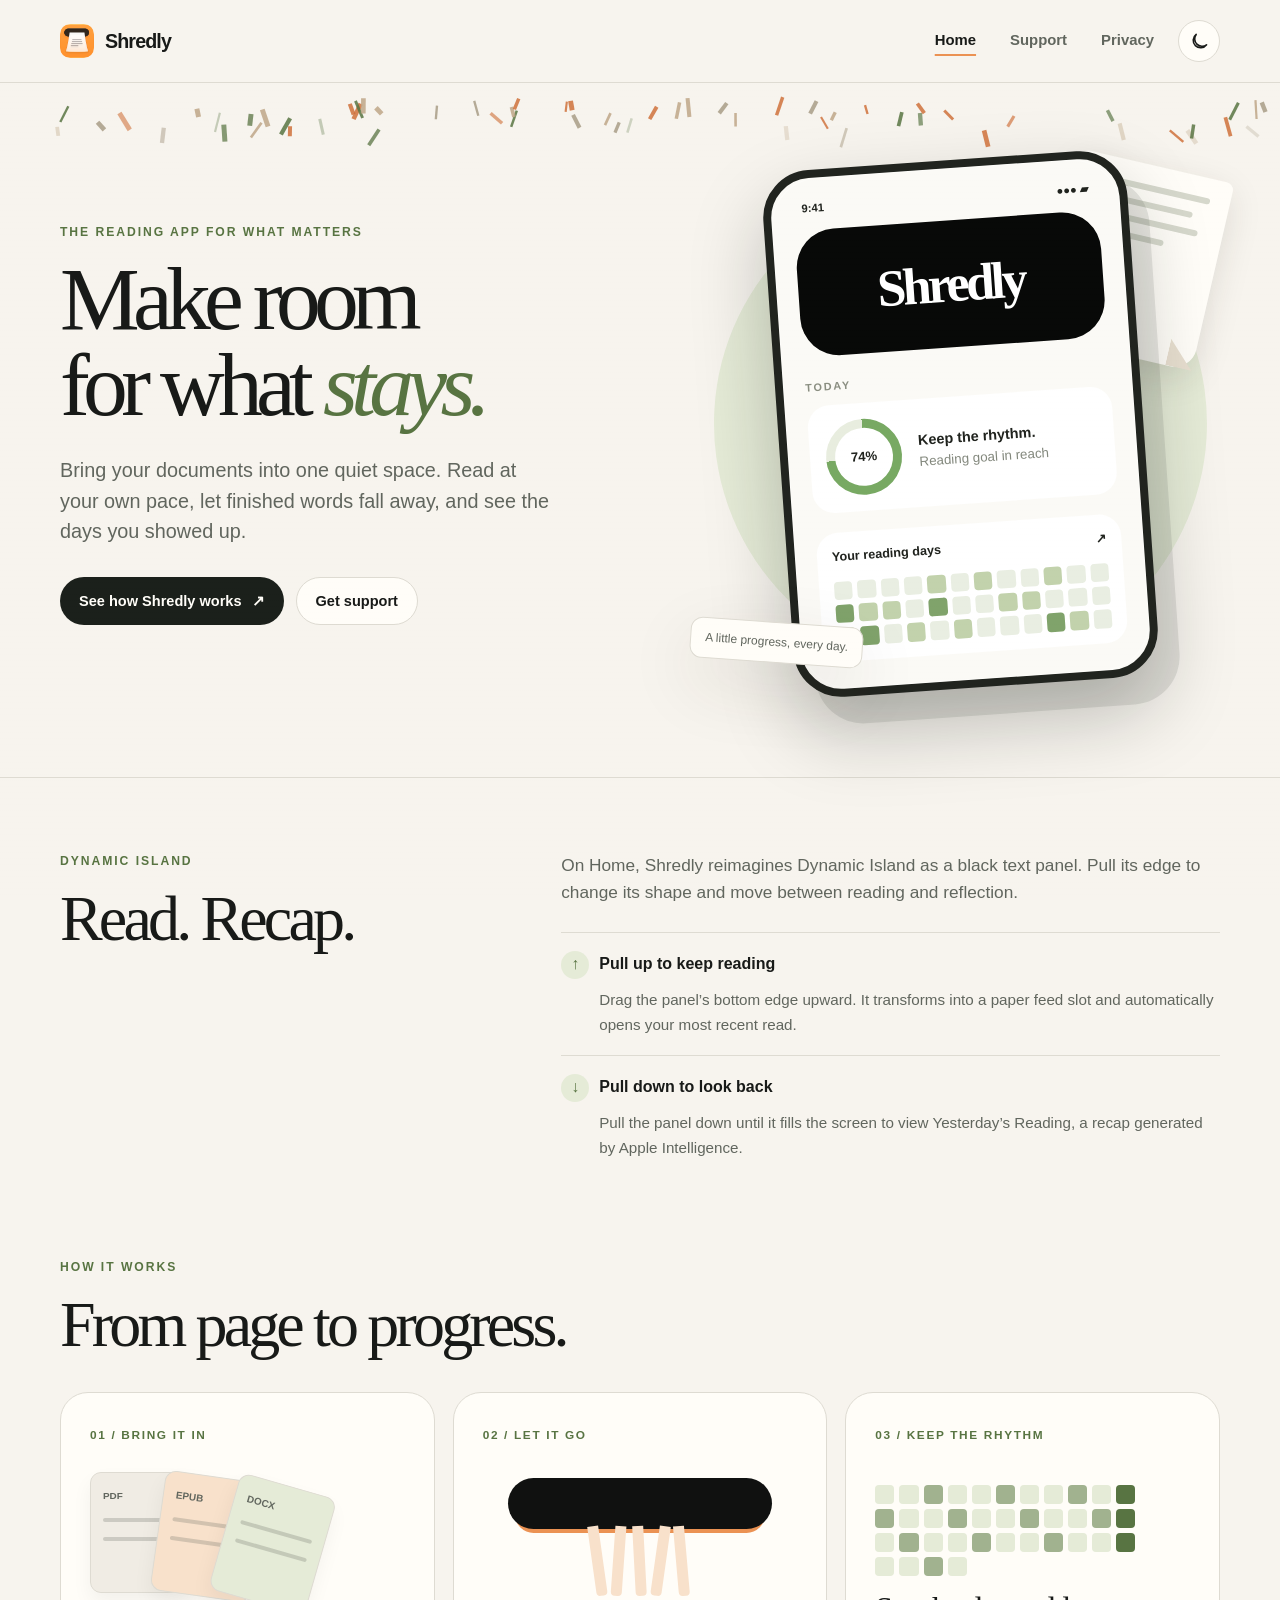
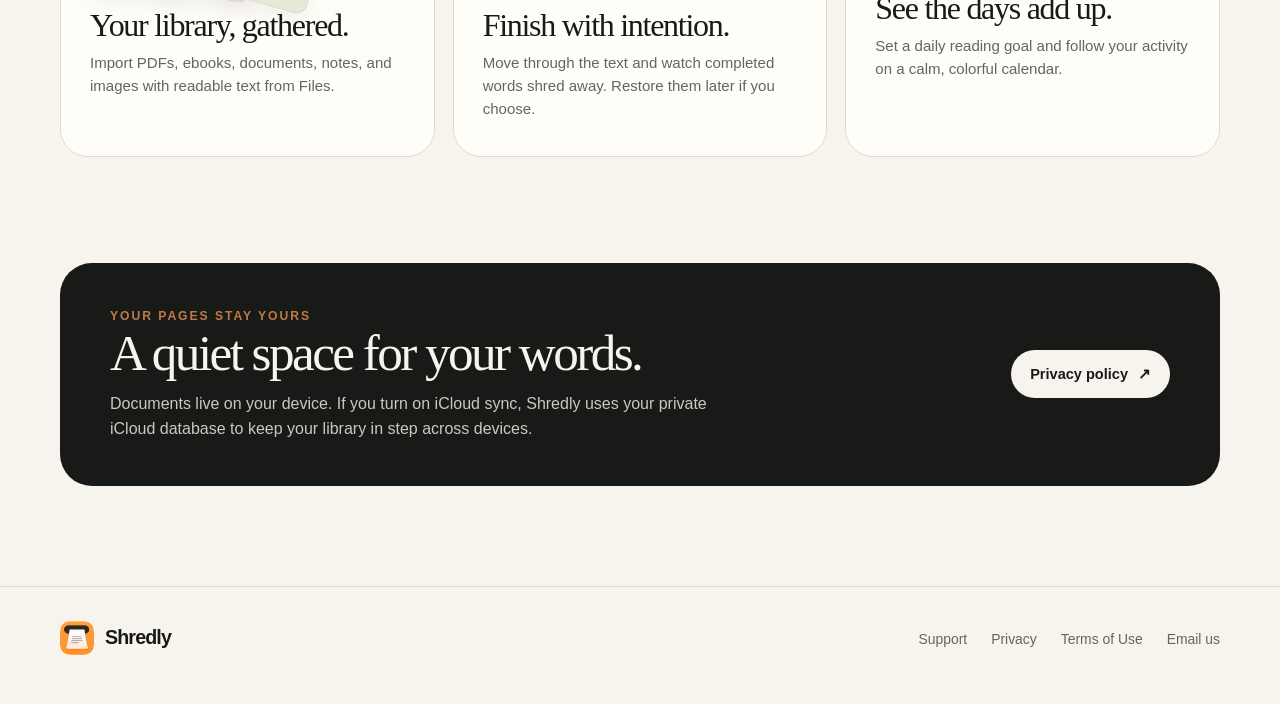
<file: index.html>
<!doctype html>
<html lang="en">
<head>
  <meta charset="utf-8">
  <meta name="viewport" content="width=device-width, initial-scale=1">
  <meta name="theme-color" content="#f7f4ee">
  <meta name="description" content="Shredly is a reading app for turning pages into progress. Import documents, read with intention, and keep a rhythm that lasts.">
  <link rel="canonical" href="https://missouryy.github.io/shredly-site/">
  <link rel="icon" href="./app-icon.png" type="image/png">
  <link rel="apple-touch-icon" href="./app-icon.png">
  <meta property="og:image" content="https://missouryy.github.io/shredly-site/app-icon.png">
  <link rel="stylesheet" href="./site.css?v=island-title-5">
  <script>try{const t=localStorage.getItem('shredly-site-theme');if(t==='light'||t==='dark')document.documentElement.dataset.theme=t}catch(_){}</script>
  <script src="./site.js?v=theme-paper-4" defer></script>
  <title>Shredly — Read with intention</title>
</head>
<body>
  <a class="skip-link" href="#main">Skip to content</a>
  <header class="site-header">
    <div class="container header-inner">
      <a class="brand" href="./" aria-label="Shredly home"><img src="./app-icon.png" alt="">Shredly</a>
      <nav class="site-nav" aria-label="Primary">
        <a href="./" aria-current="page">Home</a>
        <a href="./support.html">Support</a>
        <a href="./privacy.html">Privacy</a>
      </nav>
      <button class="theme-toggle" type="button" data-theme-toggle aria-label="Switch color mode">
        <svg class="moon" viewBox="0 0 24 24" aria-hidden="true"><path d="M20.1 15.8A8.5 8.5 0 0 1 8.2 3.9 8.5 8.5 0 1 0 20.1 15.8Z"/></svg>
        <svg class="sun" viewBox="0 0 24 24" aria-hidden="true"><circle cx="12" cy="12" r="4"/><path d="M12 2v2m0 16v2M4.9 4.9l1.4 1.4m11.4 11.4 1.4 1.4M2 12h2m16 0h2M4.9 19.1l1.4-1.4M17.7 6.3l1.4-1.4"/></svg>
      </button>
    </div>
  </header>

  <main id="main">
    <section class="container hero" aria-labelledby="hero-title">
      <div class="hero-copy">
        <p class="eyebrow">The reading app for what matters</p>
        <h1 id="hero-title">Make room<br>for what <em>stays.</em></h1>
        <p class="hero-lede">Bring your documents into one quiet space. Read at your own pace, let finished words fall away, and see the days you showed up.</p>
        <div class="button-row">
          <a class="button button-primary" href="#how-it-works">See how Shredly works <span aria-hidden="true">↗</span></a>
          <a class="button button-secondary" href="./support.html">Get support</a>
        </div>
      </div>
      <div class="hero-art" aria-label="Illustration of Shredly's reading interface" role="img">
        <div class="hero-orbit" aria-hidden="true"></div>
        <div class="paper-float" aria-hidden="true"><span></span><span></span><span></span><span></span></div>
        <div class="app-panel" aria-hidden="true">
          <div class="app-top"><span>9:41</span><span>●●● ▰</span></div>
          <div class="app-island">Shredly</div>
          <div class="app-label">Today</div>
          <div class="app-goal"><div class="goal-ring"></div><div><strong>Keep the rhythm.</strong><small>Reading goal in reach</small></div></div>
          <div class="app-calendar"><div class="calendar-head"><span>Your reading days</span><span>↗</span></div><div class="calendar-grid"><i></i><i></i><i></i><i></i><i></i><i></i><i></i><i></i><i></i><i></i><i></i><i></i><i></i><i></i><i></i><i></i><i></i><i></i><i></i><i></i><i></i><i></i><i></i><i></i><i></i><i></i><i></i><i></i><i></i><i></i><i></i><i></i><i></i><i></i><i></i><i></i></div></div>
        </div>
        <div class="art-caption">A little progress, every day.</div>
      </div>
    </section>

    <section class="section-rule" aria-labelledby="statement-title">
      <div class="container statement">
        <div><p class="eyebrow">Dynamic Island</p><h2 id="statement-title">Read. Recap.</h2></div>
        <div class="island-guide">
          <p class="island-intro">On Home, Shredly reimagines Dynamic Island as a black text panel. Pull its edge to change its shape and move between reading and reflection.</p>
          <dl class="island-gestures">
            <div><dt><span aria-hidden="true">↑</span> Pull up to keep reading</dt><dd>Drag the panel’s bottom edge upward. It transforms into a paper feed slot and automatically opens your most recent read.</dd></div>
            <div><dt><span aria-hidden="true">↓</span> Pull down to look back</dt><dd>Pull the panel down until it fills the screen to view Yesterday’s Reading, a recap generated by Apple Intelligence.</dd></div>
          </dl>
        </div>
      </div>
    </section>

    <section class="container features" id="how-it-works" aria-labelledby="features-title">
      <div class="section-heading"><p class="eyebrow">How it works</p><h2 id="features-title">From page to progress.</h2></div>
      <div class="feature-grid">
        <article class="feature-card"><span class="feature-num">01 / BRING IT IN</span><div class="file-stack" aria-hidden="true"><span>PDF<b></b><b></b></span><span>EPUB<b></b><b></b></span><span>DOCX<b></b><b></b></span></div><h3>Your library, gathered.</h3><p>Import PDFs, ebooks, documents, notes, and images with readable text from Files.</p></article>
        <article class="feature-card"><span class="feature-num">02 / LET IT GO</span><div class="shred-art" aria-hidden="true"><div class="slot"></div><div class="strips"><i style="--angle:-8deg"></i><i style="--angle:4deg"></i><i style="--angle:-3deg"></i><i style="--angle:8deg"></i><i style="--angle:-5deg"></i></div></div><h3>Finish with intention.</h3><p>Move through the text and watch completed words shred away. Restore them later if you choose.</p></article>
        <article class="feature-card"><span class="feature-num">03 / KEEP THE RHYTHM</span><div class="mini-heatmap" aria-hidden="true"><i></i><i></i><i></i><i></i><i></i><i></i><i></i><i></i><i></i><i></i><i></i><i></i><i></i><i></i><i></i><i></i><i></i><i></i><i></i><i></i><i></i><i></i><i></i><i></i><i></i><i></i><i></i><i></i><i></i><i></i><i></i><i></i><i></i><i></i><i></i><i></i><i></i></div><h3>See the days add up.</h3><p>Set a daily reading goal and follow your activity on a calm, colorful calendar.</p></article>
      </div>
    </section>

    <section class="container privacy-band" aria-labelledby="privacy-title">
      <div><p class="eyebrow">Your pages stay yours</p><h2 id="privacy-title">A quiet space for your words.</h2><p>Documents live on your device. If you turn on iCloud sync, Shredly uses your private iCloud database to keep your library in step across devices.</p></div>
      <a class="button" href="./privacy.html">Privacy policy <span aria-hidden="true">↗</span></a>
    </section>
  </main>

  <footer class="site-footer"><div class="container footer-inner"><div><a class="brand" href="./"><img src="./app-icon.png" alt="">Shredly</a></div><nav class="footer-links" aria-label="Footer"><a href="./support.html">Support</a><a href="./privacy.html">Privacy</a><a href="https://www.apple.com/legal/internet-services/itunes/dev/stdeula/" target="_blank" rel="noopener noreferrer">Terms of Use</a><a href="mailto:missouryy@icloud.com">Email us</a></nav></div></footer>
</body>
</html>
</file>
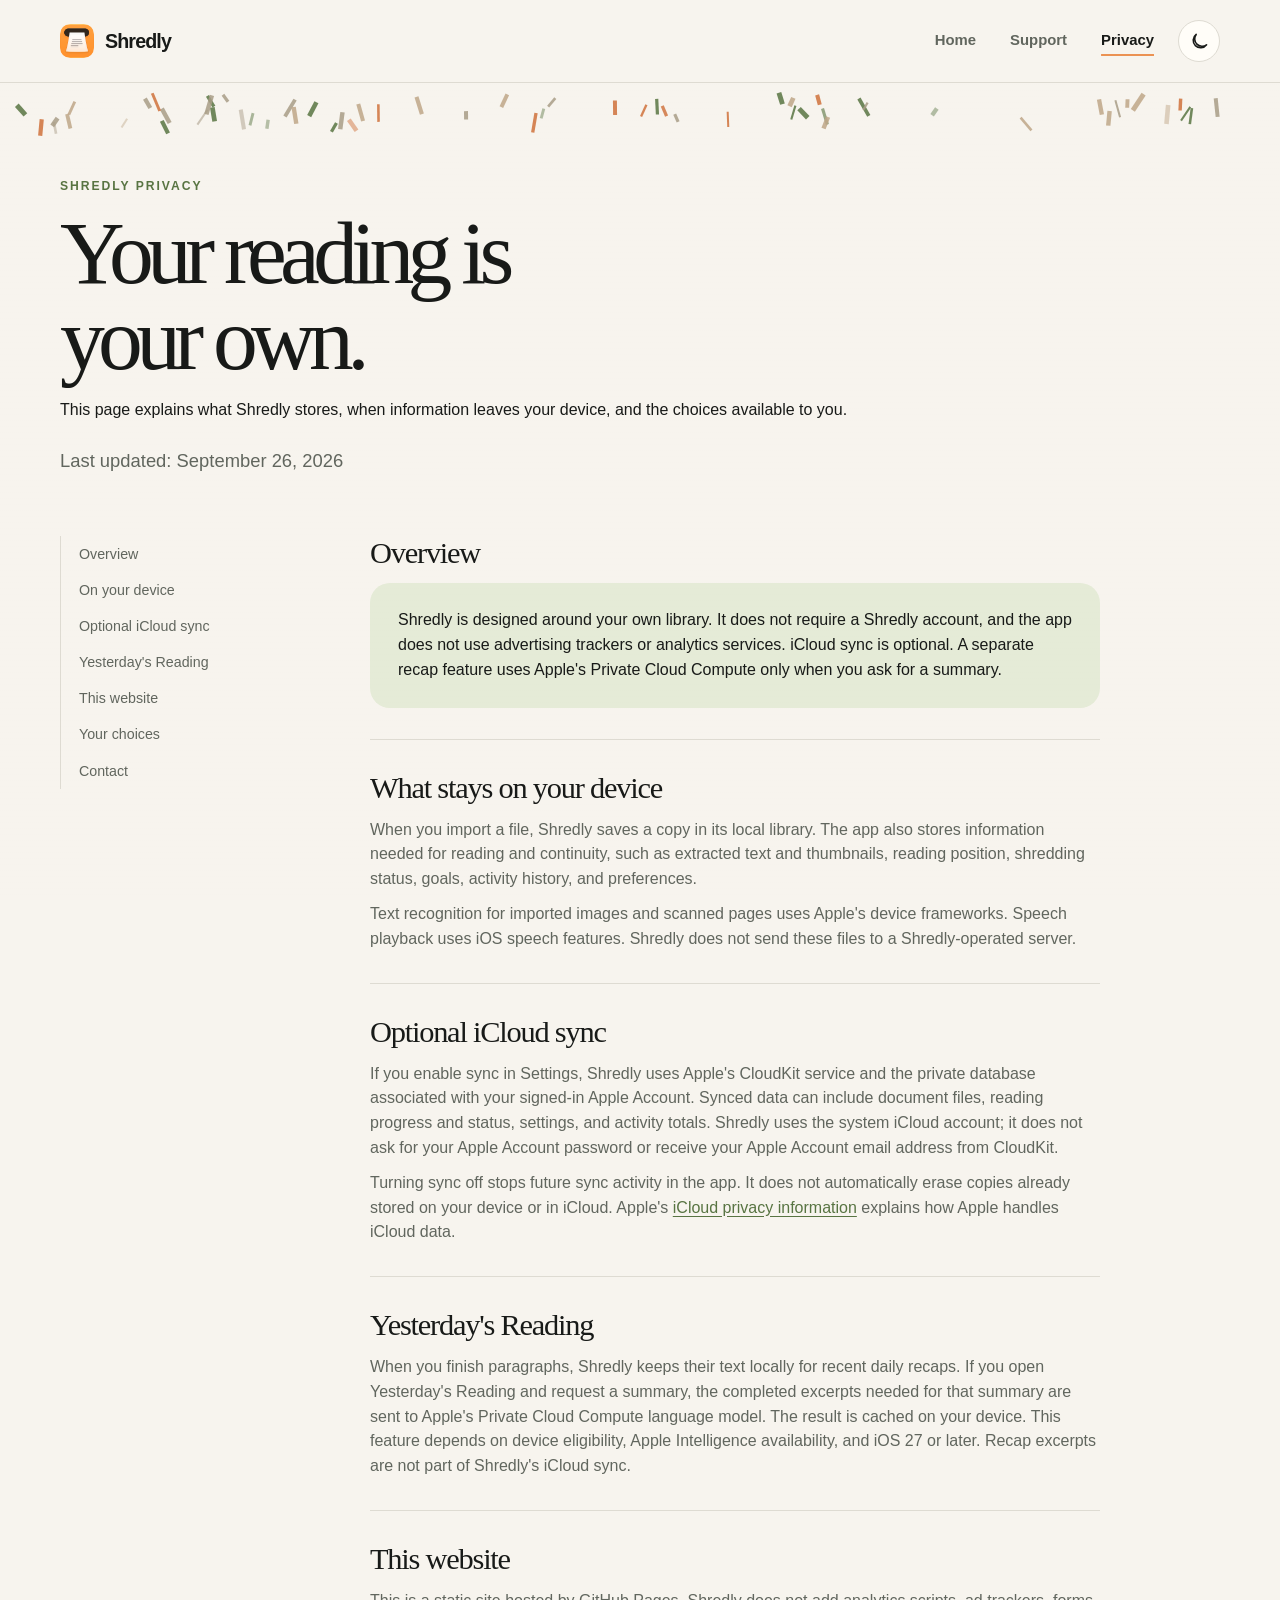
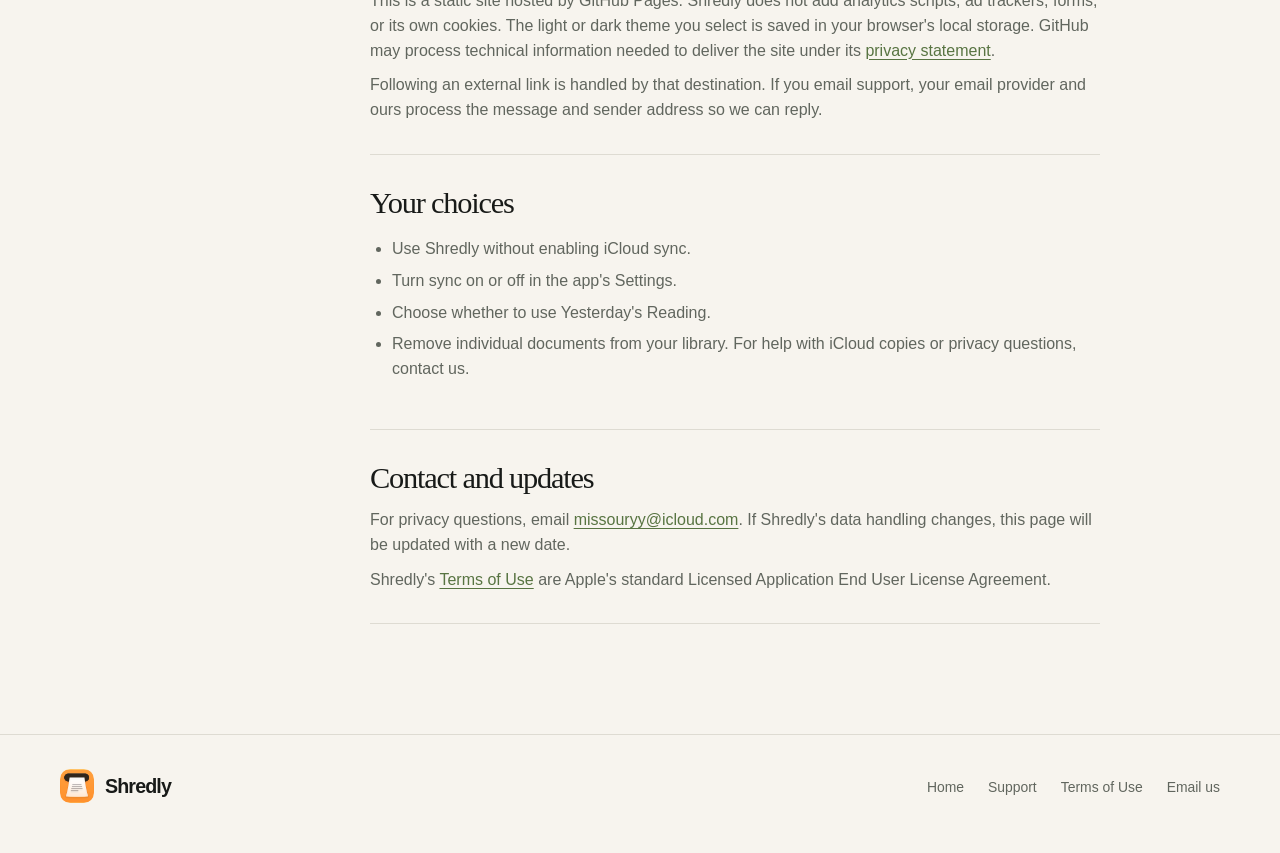
<file: privacy.html>
<!doctype html>
<html lang="en">
<head>
  <meta charset="utf-8">
  <meta name="viewport" content="width=device-width, initial-scale=1">
  <meta name="theme-color" content="#f7f4ee">
  <meta name="description" content="How Shredly handles documents, reading activity, optional iCloud sync, and Yesterday's Reading.">
  <link rel="canonical" href="https://missouryy.github.io/shredly-site/privacy.html">
  <link rel="icon" href="./app-icon.png" type="image/png">
  <link rel="apple-touch-icon" href="./app-icon.png">
  <meta property="og:image" content="https://missouryy.github.io/shredly-site/app-icon.png">
  <link rel="stylesheet" href="./site.css?v=island-title-5">
  <script>try{const t=localStorage.getItem('shredly-site-theme');if(t==='light'||t==='dark')document.documentElement.dataset.theme=t}catch(_){}</script>
  <script src="./site.js?v=theme-paper-4" defer></script>
  <title>Privacy — Shredly</title>
</head>
<body>
  <a class="skip-link" href="#main">Skip to content</a>
  <header class="site-header"><div class="container header-inner"><a class="brand" href="./" aria-label="Shredly home"><img src="./app-icon.png" alt="">Shredly</a><nav class="site-nav" aria-label="Primary"><a href="./">Home</a><a href="./support.html">Support</a><a href="./privacy.html" aria-current="page">Privacy</a></nav><button class="theme-toggle" type="button" data-theme-toggle aria-label="Switch color mode"><svg class="moon" viewBox="0 0 24 24" aria-hidden="true"><path d="M20.1 15.8A8.5 8.5 0 0 1 8.2 3.9 8.5 8.5 0 1 0 20.1 15.8Z"/></svg><svg class="sun" viewBox="0 0 24 24" aria-hidden="true"><circle cx="12" cy="12" r="4"/><path d="M12 2v2m0 16v2M4.9 4.9l1.4 1.4m11.4 11.4 1.4 1.4M2 12h2m16 0h2M4.9 19.1l1.4-1.4M17.7 6.3l1.4-1.4"/></svg></button></div></header>

  <main id="main" class="container">
    <div class="page-hero"><p class="eyebrow">Shredly privacy</p><h1>Your reading is<br>your own.</h1><p>This page explains what Shredly stores, when information leaves your device, and the choices available to you.</p><p class="updated">Last updated: September 26, 2026</p></div>
    <div class="policy-layout">
      <nav class="policy-nav" aria-label="On this page"><a href="#overview">Overview</a><a href="#on-device">On your device</a><a href="#icloud">Optional iCloud sync</a><a href="#recap">Yesterday's Reading</a><a href="#website">This website</a><a href="#choices">Your choices</a><a href="#contact">Contact</a></nav>
      <article class="policy">
        <section id="overview"><h2>Overview</h2><div class="intro">Shredly is designed around your own library. It does not require a Shredly account, and the app does not use advertising trackers or analytics services. iCloud sync is optional. A separate recap feature uses Apple's Private Cloud Compute only when you ask for a summary.</div></section>
        <section id="on-device"><h2>What stays on your device</h2><p>When you import a file, Shredly saves a copy in its local library. The app also stores information needed for reading and continuity, such as extracted text and thumbnails, reading position, shredding status, goals, activity history, and preferences.</p><p>Text recognition for imported images and scanned pages uses Apple's device frameworks. Speech playback uses iOS speech features. Shredly does not send these files to a Shredly-operated server.</p></section>
        <section id="icloud"><h2>Optional iCloud sync</h2><p>If you enable sync in Settings, Shredly uses Apple's CloudKit service and the private database associated with your signed-in Apple Account. Synced data can include document files, reading progress and status, settings, and activity totals. Shredly uses the system iCloud account; it does not ask for your Apple Account password or receive your Apple Account email address from CloudKit.</p><p>Turning sync off stops future sync activity in the app. It does not automatically erase copies already stored on your device or in iCloud. Apple's <a href="https://www.apple.com/legal/privacy/data/en/apple-id/" target="_blank" rel="noopener noreferrer">iCloud privacy information</a> explains how Apple handles iCloud data.</p></section>
        <section id="recap"><h2>Yesterday's Reading</h2><p>When you finish paragraphs, Shredly keeps their text locally for recent daily recaps. If you open Yesterday's Reading and request a summary, the completed excerpts needed for that summary are sent to Apple's Private Cloud Compute language model. The result is cached on your device. This feature depends on device eligibility, Apple Intelligence availability, and iOS 27 or later. Recap excerpts are not part of Shredly's iCloud sync.</p></section>
        <section id="website"><h2>This website</h2><p>This is a static site hosted by GitHub Pages. Shredly does not add analytics scripts, ad trackers, forms, or its own cookies. The light or dark theme you select is saved in your browser's local storage. GitHub may process technical information needed to deliver the site under its <a href="https://docs.github.com/en/site-policy/privacy-policies/github-general-privacy-statement" target="_blank" rel="noopener noreferrer">privacy statement</a>.</p><p>Following an external link is handled by that destination. If you email support, your email provider and ours process the message and sender address so we can reply.</p></section>
        <section id="choices"><h2>Your choices</h2><ul><li>Use Shredly without enabling iCloud sync.</li><li>Turn sync on or off in the app's Settings.</li><li>Choose whether to use Yesterday's Reading.</li><li>Remove individual documents from your library. For help with iCloud copies or privacy questions, contact us.</li></ul></section>
        <section id="contact"><h2>Contact and updates</h2><p>For privacy questions, email <a href="mailto:missouryy@icloud.com?subject=Shredly%20Privacy">missouryy@icloud.com</a>. If Shredly's data handling changes, this page will be updated with a new date.</p><p>Shredly's <a href="https://www.apple.com/legal/internet-services/itunes/dev/stdeula/" target="_blank" rel="noopener noreferrer">Terms of Use</a> are Apple's standard Licensed Application End User License Agreement.</p></section>
      </article>
    </div>
  </main>

  <footer class="site-footer"><div class="container footer-inner"><div><a class="brand" href="./"><img src="./app-icon.png" alt="">Shredly</a></div><nav class="footer-links" aria-label="Footer"><a href="./">Home</a><a href="./support.html">Support</a><a href="https://www.apple.com/legal/internet-services/itunes/dev/stdeula/" target="_blank" rel="noopener noreferrer">Terms of Use</a><a href="mailto:missouryy@icloud.com">Email us</a></nav></div></footer>
</body>
</html>
</file>
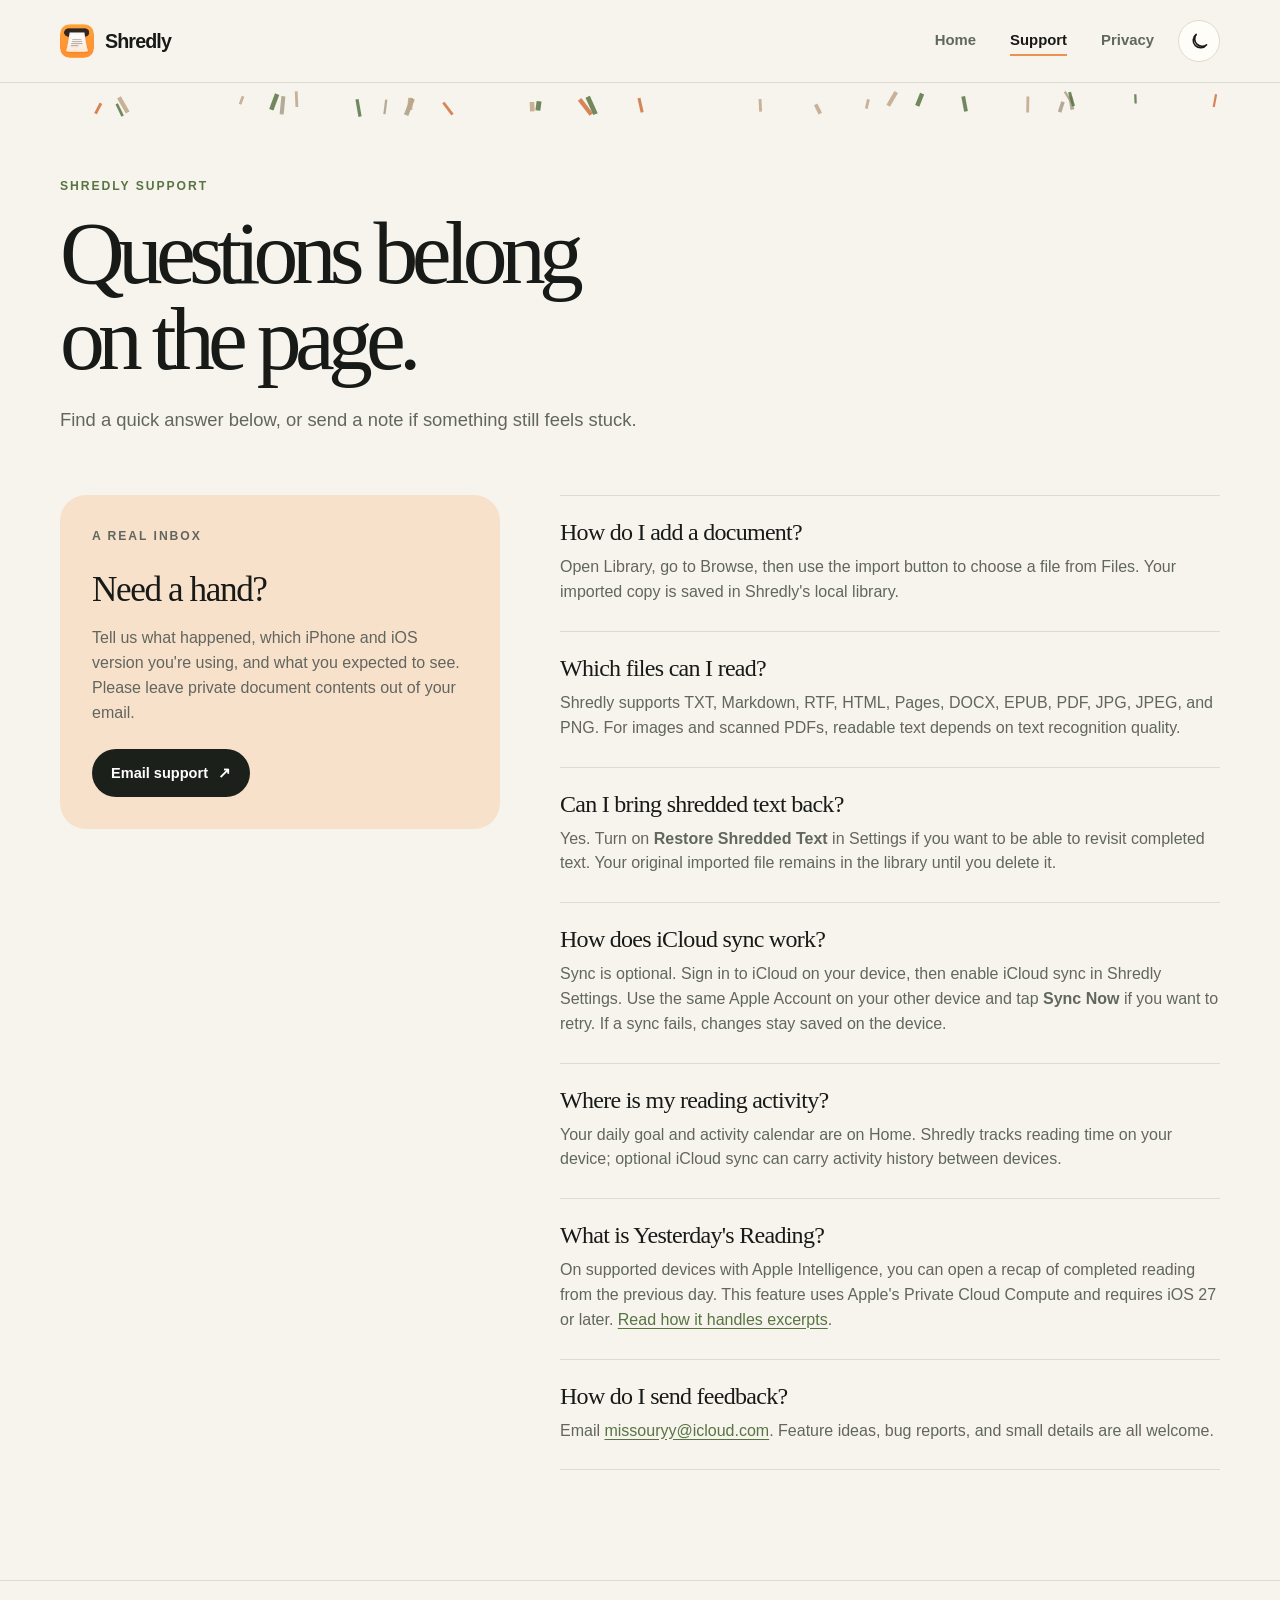
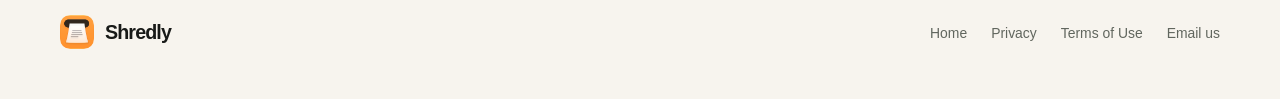
<file: support.html>
<!doctype html>
<html lang="en">
<head>
  <meta charset="utf-8">
  <meta name="viewport" content="width=device-width, initial-scale=1">
  <meta name="theme-color" content="#f7f4ee">
  <meta name="description" content="Answers to common Shredly questions about importing, reading, iCloud sync, and feedback.">
  <link rel="canonical" href="https://missouryy.github.io/shredly-site/support.html">
  <link rel="icon" href="./app-icon.png" type="image/png">
  <link rel="apple-touch-icon" href="./app-icon.png">
  <meta property="og:image" content="https://missouryy.github.io/shredly-site/app-icon.png">
  <link rel="stylesheet" href="./site.css?v=island-title-5">
  <script>try{const t=localStorage.getItem('shredly-site-theme');if(t==='light'||t==='dark')document.documentElement.dataset.theme=t}catch(_){}</script>
  <script src="./site.js?v=theme-paper-4" defer></script>
  <title>Support — Shredly</title>
</head>
<body>
  <a class="skip-link" href="#main">Skip to content</a>
  <header class="site-header"><div class="container header-inner"><a class="brand" href="./" aria-label="Shredly home"><img src="./app-icon.png" alt="">Shredly</a><nav class="site-nav" aria-label="Primary"><a href="./">Home</a><a href="./support.html" aria-current="page">Support</a><a href="./privacy.html">Privacy</a></nav><button class="theme-toggle" type="button" data-theme-toggle aria-label="Switch color mode"><svg class="moon" viewBox="0 0 24 24" aria-hidden="true"><path d="M20.1 15.8A8.5 8.5 0 0 1 8.2 3.9 8.5 8.5 0 1 0 20.1 15.8Z"/></svg><svg class="sun" viewBox="0 0 24 24" aria-hidden="true"><circle cx="12" cy="12" r="4"/><path d="M12 2v2m0 16v2M4.9 4.9l1.4 1.4m11.4 11.4 1.4 1.4M2 12h2m16 0h2M4.9 19.1l1.4-1.4M17.7 6.3l1.4-1.4"/></svg></button></div></header>

  <main id="main" class="container">
    <div class="page-hero"><p class="eyebrow">Shredly support</p><h1>Questions belong<br>on the page.</h1><p>Find a quick answer below, or send a note if something still feels stuck.</p></div>
    <div class="support-grid">
      <aside class="contact-card"><p class="eyebrow">A real inbox</p><h2>Need a hand?</h2><p>Tell us what happened, which iPhone and iOS version you're using, and what you expected to see. Please leave private document contents out of your email.</p><a class="button" href="mailto:missouryy@icloud.com?subject=Shredly%20Support">Email support <span aria-hidden="true">↗</span></a></aside>
      <div class="faq-list" aria-label="Frequently asked questions">
        <section class="faq"><h2>How do I add a document?</h2><p>Open Library, go to Browse, then use the import button to choose a file from Files. Your imported copy is saved in Shredly's local library.</p></section>
        <section class="faq"><h2>Which files can I read?</h2><p>Shredly supports TXT, Markdown, RTF, HTML, Pages, DOCX, EPUB, PDF, JPG, JPEG, and PNG. For images and scanned PDFs, readable text depends on text recognition quality.</p></section>
        <section class="faq"><h2>Can I bring shredded text back?</h2><p>Yes. Turn on <strong>Restore Shredded Text</strong> in Settings if you want to be able to revisit completed text. Your original imported file remains in the library until you delete it.</p></section>
        <section class="faq"><h2>How does iCloud sync work?</h2><p>Sync is optional. Sign in to iCloud on your device, then enable iCloud sync in Shredly Settings. Use the same Apple Account on your other device and tap <strong>Sync Now</strong> if you want to retry. If a sync fails, changes stay saved on the device.</p></section>
        <section class="faq"><h2>Where is my reading activity?</h2><p>Your daily goal and activity calendar are on Home. Shredly tracks reading time on your device; optional iCloud sync can carry activity history between devices.</p></section>
        <section class="faq"><h2>What is Yesterday's Reading?</h2><p>On supported devices with Apple Intelligence, you can open a recap of completed reading from the previous day. This feature uses Apple's Private Cloud Compute and requires iOS 27 or later. <a href="./privacy.html#recap">Read how it handles excerpts</a>.</p></section>
        <section class="faq"><h2>How do I send feedback?</h2><p>Email <a href="mailto:missouryy@icloud.com?subject=Shredly%20Feedback">missouryy@icloud.com</a>. Feature ideas, bug reports, and small details are all welcome.</p></section>
      </div>
    </div>
  </main>

  <footer class="site-footer"><div class="container footer-inner"><div><a class="brand" href="./"><img src="./app-icon.png" alt="">Shredly</a></div><nav class="footer-links" aria-label="Footer"><a href="./">Home</a><a href="./privacy.html">Privacy</a><a href="https://www.apple.com/legal/internet-services/itunes/dev/stdeula/" target="_blank" rel="noopener noreferrer">Terms of Use</a><a href="mailto:missouryy@icloud.com">Email us</a></nav></div></footer>
</body>
</html>
</file>
<file: site.css>
:root {
  color-scheme: light;
  --header-offset: 100px;
  --bg: #f7f4ee;
  --surface: #fffdf8;
  --surface-soft: #f0ece4;
  --ink: #181a18;
  --muted: #61665e;
  --line: #dedbd2;
  --orange: #eb9253;
  --orange-soft: #f8e1cb;
  --green: #587442;
  --green-soft: #e5ebd7;
  --pill: #101110;
  --shadow: 0 24px 70px rgba(53, 46, 31, .11);
}

@media (prefers-color-scheme: dark) {
  :root:not([data-theme="light"]) {
    color-scheme: dark;
    --bg: #111411;
    --surface: #1c211c;
    --surface-soft: #272d26;
    --ink: #f5f2e9;
    --muted: #b9bfb3;
    --line: #394137;
    --orange: #e9a16c;
    --orange-soft: #49352a;
    --green: #acc486;
    --green-soft: #2c392b;
    --pill: #050605;
    --shadow: 0 24px 70px rgba(0, 0, 0, .32);
  }
}

:root[data-theme="dark"] {
  color-scheme: dark;
  --bg: #111411;
  --surface: #1c211c;
  --surface-soft: #272d26;
  --ink: #f5f2e9;
  --muted: #b9bfb3;
  --line: #394137;
  --orange: #e9a16c;
  --orange-soft: #49352a;
  --green: #acc486;
  --green-soft: #2c392b;
  --pill: #050605;
  --shadow: 0 24px 70px rgba(0, 0, 0, .32);
}

* { box-sizing: border-box; }
html { scroll-behavior: smooth; scroll-padding-top: var(--header-offset); }
body {
  margin: 0;
  color: var(--ink);
  background: var(--bg);
  font-family: -apple-system, BlinkMacSystemFont, "Segoe UI", sans-serif;
  line-height: 1.55;
  -webkit-font-smoothing: antialiased;
}
body::before {
  content: "";
  position: fixed;
  inset: 0;
  pointer-events: none;
  z-index: 10;
  opacity: .18;
  background-image: repeating-linear-gradient(0deg, transparent 0 5px, rgba(96, 89, 68, .025) 5px 6px);
}
a { color: inherit; }
a:hover { color: var(--green); }
button { font: inherit; }
::selection { background: var(--orange-soft); }
:focus-visible { outline: 3px solid var(--orange); outline-offset: 4px; border-radius: 4px; }
.container { width: min(1160px, calc(100% - 48px)); margin-inline: auto; }
.serif { font-family: Georgia, "Times New Roman", serif; }
.eyebrow { margin: 0 0 14px; font-size: .76rem; font-weight: 800; letter-spacing: .16em; text-transform: uppercase; color: var(--green); }
.muted { color: var(--muted); }
.skip-link { position: absolute; top: -80px; left: 14px; z-index: 30; padding: 10px 16px; background: var(--ink); color: var(--bg); }
.skip-link:focus { top: 12px; }

.site-header { position: sticky; top: 0; z-index: 20; background: var(--bg); border-bottom: 1px solid var(--line); }
.shred-particles {
  position: absolute;
  z-index: 1;
  top: 100%;
  left: 0;
  width: 100%;
  height: 112px;
  pointer-events: none;
}
@media (prefers-reduced-motion: reduce) {
  .shred-particles { display: none; }
}

.header-inner { min-height: 82px; display: flex; align-items: center; gap: 24px; }
.brand { display: inline-flex; align-items: center; gap: 11px; text-decoration: none; font-size: 1.23rem; font-weight: 800; letter-spacing: -.045em; }
.brand img { width: 34px; height: 34px; border-radius: 10px; }
.site-nav { display: flex; align-items: center; gap: clamp(16px, 3vw, 34px); margin-left: auto; }
.site-nav a { text-decoration: none; color: var(--muted); font-weight: 650; font-size: .93rem; transition: color .2s; }
.site-nav a[aria-current="page"], .site-nav a:hover { color: var(--ink); }
.site-nav a[aria-current="page"] { text-decoration: underline; text-decoration-color: var(--orange); text-underline-offset: 9px; text-decoration-thickness: 2px; }
.theme-toggle { width: 42px; height: 42px; display: grid; place-items: center; color: var(--ink); background: var(--surface); border: 1px solid var(--line); border-radius: 50%; cursor: pointer; }
.theme-toggle:hover { border-color: var(--orange); }
.theme-toggle svg { width: 21px; height: 21px; fill: none; stroke: currentColor; stroke-width: 1.8; stroke-linecap: round; stroke-linejoin: round; }
.theme-toggle .sun { display: none; }
@media (prefers-color-scheme: dark) { :root:not([data-theme="light"]) .theme-toggle .sun { display: block; } :root:not([data-theme="light"]) .theme-toggle .moon { display: none; } }
:root[data-theme="dark"] .theme-toggle .sun { display: block; }
:root[data-theme="dark"] .theme-toggle .moon { display: none; }

.hero { display: grid; grid-template-columns: 1fr .92fr; gap: min(6vw, 76px); align-items: center; min-height: 690px; padding-block: 76px 88px; }
.hero-copy { max-width: 620px; }
.hero h1, .page-hero h1 { margin: 0; font: 400 clamp(3.8rem, 7vw, 7rem)/.96 Georgia, "Times New Roman", serif; letter-spacing: -.075em; }
.hero h1 em { color: var(--green); font-weight: 400; }
.hero-lede { max-width: 500px; margin: 27px 0 30px; font-size: clamp(1.05rem, 1.8vw, 1.24rem); color: var(--muted); }
.button-row { display: flex; flex-wrap: wrap; gap: 12px; }
.button { display: inline-flex; align-items: center; justify-content: center; min-height: 48px; gap: 10px; padding: 11px 19px; border-radius: 999px; text-decoration: none; font-size: .91rem; font-weight: 750; transition: transform .2s, background .2s, color .2s; }
.button:hover { transform: translateY(-2px); }
.button-primary { color: #fffdf8; background: #1b201b; }
.button-primary:hover { color: #fffdf8; background: #3d5036; }
.button-secondary { border: 1px solid var(--line); background: var(--surface); }
.button-secondary:hover { color: var(--ink); background: var(--surface-soft); }

.hero-art { position: relative; min-height: 530px; display: grid; place-items: center; }
.hero-orbit { position: absolute; width: min(95%, 505px); aspect-ratio: 1; border-radius: 50%; background: var(--green-soft); transform: rotate(-8deg); }
.hero-orbit::before { content: ""; position: absolute; inset: 13%; border: 1px solid rgba(119,148,90,.25); border-radius: 50%; }
.paper-float { position: absolute; width: 156px; height: 192px; top: 1%; right: 1%; padding: 20px; border-radius: 8px 8px 22px 8px; background: #fffdf8; box-shadow: 0 12px 35px rgba(44, 42, 29, .13); transform: rotate(13deg); }
.paper-float::after { content: ""; position: absolute; right: 0; bottom: 0; width: 27px; height: 27px; background: #e8dfd0; clip-path: polygon(0 0,100% 100%,0 100%); }
.paper-float span { display: block; height: 6px; margin-bottom: 11px; border-radius: 9px; background: #d6d8cc; }
.paper-float span:nth-child(2) { width: 88%; }.paper-float span:nth-child(3) { width: 96%; }.paper-float span:nth-child(4) { width: 69%; }
.app-panel { position: relative; width: min(365px, 83%); min-height: 495px; padding: 22px 22px 27px; background: #fbfaf6; color: #20231e; border: 8px solid #21241f; border-radius: 48px; box-shadow: 20px 28px 0 rgba(28, 32, 24, .10), 0 35px 75px rgba(21, 25, 19, .25); transform: rotate(-4deg); overflow: hidden; }
.app-panel::after { content: ""; position: absolute; inset: 0; pointer-events: none; border-radius: inherit; box-shadow: inset 0 0 0 1px rgba(255,255,255,.35); }
.app-top { display: flex; justify-content: space-between; align-items: center; padding: 0 9px; font-size: .7rem; font-weight: 800; }
.app-island { display: grid; place-items: center; height: 127px; margin: 13px auto 22px; border-radius: 39px; background: #080908; color: #fff; font: 700 3.25rem Georgia, "Times New Roman", serif; letter-spacing: -.07em; }
.app-label { font-size: .68rem; font-weight: 800; color: #8a8e81; text-transform: uppercase; letter-spacing: .17em; }
.app-goal { display: flex; align-items: center; gap: 17px; padding: 16px; margin-top: 10px; border-radius: 22px; background: #fff; }
.goal-ring { display: grid; place-items: center; width: 76px; height: 76px; flex: none; border-radius: 50%; background: conic-gradient(#78a963 0 74%,#e8eddf 74% 100%); }
.goal-ring::before { content: "74%"; display: grid; place-items: center; width: 58px; height: 58px; border-radius: 50%; background: #fff; font-size: .82rem; font-weight: 800; }
.app-goal strong { display: block; line-height: 1.2; font-size: .9rem; }.app-goal small { color: #83887d; }
.app-calendar { margin-top: 20px; padding: 15px; border-radius: 22px; background: #fff; }
.calendar-head { display: flex; justify-content: space-between; align-items: center; margin-bottom: 14px; font-size: .79rem; font-weight: 750; }
.calendar-grid { display: grid; grid-template-columns: repeat(12, 1fr); gap: 5px; }
.calendar-grid i { aspect-ratio: 1; border-radius: 4px; background: #e9eee2; }.calendar-grid i:nth-child(5n), .calendar-grid i:nth-child(7n) { background: #c2d2ac; }.calendar-grid i:nth-child(13n), .calendar-grid i:nth-child(17n) { background: #80a36b; }
.art-caption { position: absolute; left: -2%; bottom: 5%; padding: 10px 14px; border: 1px solid var(--line); background: var(--surface); border-radius: 12px; box-shadow: var(--shadow); color: var(--muted); font-size: .75rem; transform: rotate(4deg); }

.section-rule { border-top: 1px solid var(--line); }
.statement { display: grid; grid-template-columns: .62fr 1fr; gap: 8%; align-items: start; padding-block: 74px; }
.statement h2 { margin: 0; font: 400 clamp(2.9rem, 5vw, 4.8rem)/1.05 Georgia, "Times New Roman", serif; letter-spacing: -.06em; }
.island-intro { margin: 0; color: var(--muted); font-size: 1.08rem; }
.island-gestures { margin: 26px 0 0; }
.island-gestures > div { padding: 18px 0; border-top: 1px solid var(--line); }
.island-gestures > div:last-child { padding-bottom: 0; }
.island-gestures dt { display: flex; align-items: center; gap: 10px; font-size: 1rem; font-weight: 750; }
.island-gestures dt span { display: grid; place-items: center; width: 28px; height: 28px; flex-shrink: 0; border-radius: 50%; background: var(--green-soft); color: var(--green); }
.island-gestures dd { margin: 8px 0 0 38px; color: var(--muted); font-size: .95rem; line-height: 1.65; }
.features { padding-block: 24px 106px; }
.section-heading { max-width: 650px; margin-bottom: 34px; }
.section-heading h2 { margin: 0; font: 400 clamp(2.9rem, 5vw, 4.8rem)/1.05 Georgia, "Times New Roman", serif; letter-spacing: -.06em; }
.feature-grid { display: grid; grid-template-columns: repeat(3, 1fr); gap: 18px; }
.feature-card { min-height: 365px; padding: 29px; border: 1px solid var(--line); border-radius: 28px; background: var(--surface); overflow: hidden; }
.feature-num { font-size: .74rem; color: var(--green); font-weight: 800; letter-spacing: .14em; }
.feature-card h3 { margin: 16px 0 8px; font: 400 2rem/1.06 Georgia, "Times New Roman", serif; letter-spacing: -.04em; }
.feature-card p { margin: 0; color: var(--muted); font-size: .94rem; }
.file-stack { display: flex; align-items: end; height: 146px; padding-top: 27px; }
.file-stack span { width: 100px; height: 121px; border-radius: 11px; background: var(--surface-soft); border: 1px solid var(--line); box-shadow: 0 10px 20px rgba(0,0,0,.05); padding: 15px 12px; font-size: .62rem; font-weight: 800; color: var(--muted); }
.file-stack span + span { margin-left: -32px; transform: rotate(8deg) translateY(4px); background: var(--orange-soft); }
.file-stack span:last-child { transform: rotate(16deg) translateY(12px); background: var(--green-soft); }
.file-stack b { display: block; height: 4px; border-radius: 3px; margin-top: 15px; background: currentColor; opacity: .25; }
.shred-art { display: grid; place-items: start center; height: 146px; padding-top: 31px; }
.shred-art .slot { width: 84%; height: 51px; border-radius: 40px; background: var(--pill); box-shadow: 0 11px 0 -7px var(--orange); }
.shred-art .strips { display: flex; gap: 10px; margin-top: -3px; }
.shred-art .strips i { width: 11px; height: 70px; border-radius: 0 0 4px 4px; background: var(--orange-soft); transform: rotate(var(--angle)); }
.mini-heatmap { display: grid; grid-template-columns: repeat(11, 1fr); gap: 5px; max-width: 260px; margin-top: 38px; }
.mini-heatmap i { aspect-ratio: 1; border-radius: 4px; background: var(--green-soft); }.mini-heatmap i:nth-child(3n) { background: color-mix(in srgb, var(--green) 48%, var(--green-soft)); }.mini-heatmap i:nth-child(11n) { background: var(--green); }
.privacy-band { display: grid; grid-template-columns: 1.4fr .7fr; gap: 20px; align-items: center; margin-bottom: 100px; padding: 44px 50px; border-radius: 32px; background: var(--ink); color: var(--bg); }
.privacy-band .eyebrow { color: var(--orange); }.privacy-band h2 { margin: 0 0 12px; font: 400 clamp(2.4rem, 4vw, 3.8rem)/1.06 Georgia, "Times New Roman", serif; letter-spacing: -.05em; }.privacy-band p { max-width: 620px; margin: 0; opacity: .8; }
.privacy-band .button { justify-self: end; background: var(--bg); color: var(--ink); }

.page-hero { padding-block: 94px 61px; max-width: 830px; }.page-hero h1 { font-size: clamp(3.8rem, 7vw, 6rem); }.page-hero > p:last-child { max-width: 650px; margin: 24px 0 0; color: var(--muted); font-size: 1.15rem; }
.support-grid { display: grid; grid-template-columns: .8fr 1.2fr; gap: 60px; padding-bottom: 110px; }
.contact-card { align-self: start; padding: 32px; background: var(--orange-soft); border-radius: 26px; }.contact-card h2 { margin: 14px 0 12px; font: 400 2.2rem Georgia, "Times New Roman", serif; letter-spacing: -.04em; }.contact-card p { margin-bottom: 24px; color: var(--muted); }.contact-card .button { background: #1b201b; color: white; }
.faq-list { border-top: 1px solid var(--line); }.faq { padding: 23px 0 26px; border-bottom: 1px solid var(--line); }.faq h2 { margin: 0 0 9px; font: 400 1.5rem Georgia, "Times New Roman", serif; letter-spacing: -.03em; }.faq p { margin: 0; color: var(--muted); }.faq a, .policy a { text-underline-offset: 3px; color: var(--green); }
.policy-layout { display: grid; grid-template-columns: 240px minmax(0, 730px); gap: 70px; padding-bottom: 110px; }
.policy-nav { align-self: start; position: sticky; top: var(--header-offset); border-left: 1px solid var(--line); padding-left: 18px; }.policy-nav a { display: block; padding: 7px 0; font-size: .89rem; text-decoration: none; color: var(--muted); }.policy-nav a:hover { color: var(--ink); }.policy .intro { padding: 25px 28px; border-radius: 20px; background: var(--green-soft); }.policy section { padding: 31px 0; border-bottom: 1px solid var(--line); }.policy section:first-of-type { padding-top: 0; }.policy h2 { margin: 0 0 12px; font: 400 1.9rem Georgia, "Times New Roman", serif; letter-spacing: -.04em; }.policy p { margin: 10px 0 0; color: var(--muted); }.policy ul { color: var(--muted); padding-left: 22px; }.policy li + li { margin-top: 7px; }.updated { color: var(--muted); font-size: .85rem; }

.site-footer { border-top: 1px solid var(--line); padding-block: 34px 42px; }.footer-inner { display: flex; align-items: start; justify-content: space-between; gap: 30px; }.footer-links { display: flex; flex-wrap: wrap; gap: 12px 24px; padding-top: 8px; }.footer-links a { color: var(--muted); text-decoration: none; font-size: .87rem; }.footer-links a:hover { color: var(--ink); }

@media (max-width: 900px) {
  .hero { grid-template-columns: 1fr; padding-top: 62px; gap: 24px; }.hero-art { min-height: 540px; }.paper-float { right: 11%; }
  .feature-grid { grid-template-columns: 1fr 1fr; }.feature-card:last-child { grid-column: span 2; }.feature-card:last-child .mini-heatmap { max-width: 350px; }
  .support-grid { grid-template-columns: 1fr; gap: 35px; }.policy-layout { grid-template-columns: 1fr; gap: 20px; }.policy-nav { position: static; display: flex; flex-wrap: wrap; gap: 2px 16px; border-left: 0; border-bottom: 1px solid var(--line); padding: 0 0 16px; }
}
@media (max-width: 600px) {
  :root { --header-offset: 120px; }
  .container { width: min(100% - 32px, 1160px); }
  .header-inner { min-height: 72px; display: grid; grid-template-columns: minmax(0, 1fr) auto; gap: 12px; padding-block: 12px; }
  .brand { grid-column: 1 / -1; font-size: 1.08rem; }.brand img { width: 30px; height: 30px; }
  .site-nav { grid-column: 1; grid-row: 2; width: auto; min-width: 0; justify-content: flex-start; gap: clamp(12px, 4vw, 24px); margin-left: 0; white-space: nowrap; }.site-nav a { font-size: .86rem; }
  .theme-toggle { grid-column: 2; grid-row: 2; margin-left: 0; width: 38px; height: 38px; }
  .hero { min-height: 0; padding-block: 66px 40px; }.hero h1 { font-size: clamp(3.6rem, 12vw, 5.3rem); }.hero-lede { margin-top: 20px; }.hero-art { min-height: 435px; }.app-panel { width: min(315px, 80%); min-height: 435px; padding: 17px; border-radius: 40px; }.app-island { height: 105px; font-size: 2.6rem; }.paper-float { width: 110px; height: 140px; right: 1%; }.art-caption { bottom: 0; left: 0; }
  .statement { grid-template-columns: 1fr; gap: 18px; padding-block: 54px; }.features { padding-bottom: 70px; }.feature-grid { grid-template-columns: 1fr; }.feature-card, .feature-card:last-child { grid-column: auto; min-height: 315px; }.privacy-band { grid-template-columns: 1fr; padding: 32px 26px; margin-bottom: 70px; }.privacy-band .button { justify-self: start; }.page-hero { padding-block: 65px 43px; }.page-hero h1 { font-size: clamp(3.35rem, 11vw, 4.7rem); }.support-grid, .policy-layout { padding-bottom: 75px; }.footer-inner { display: block; }.footer-links { margin-top: 18px; }
}
@media (prefers-reduced-motion: reduce) { html { scroll-behavior: auto; } *, *::before, *::after { transition-duration: .01ms !important; animation-duration: .01ms !important; } }
</file>
